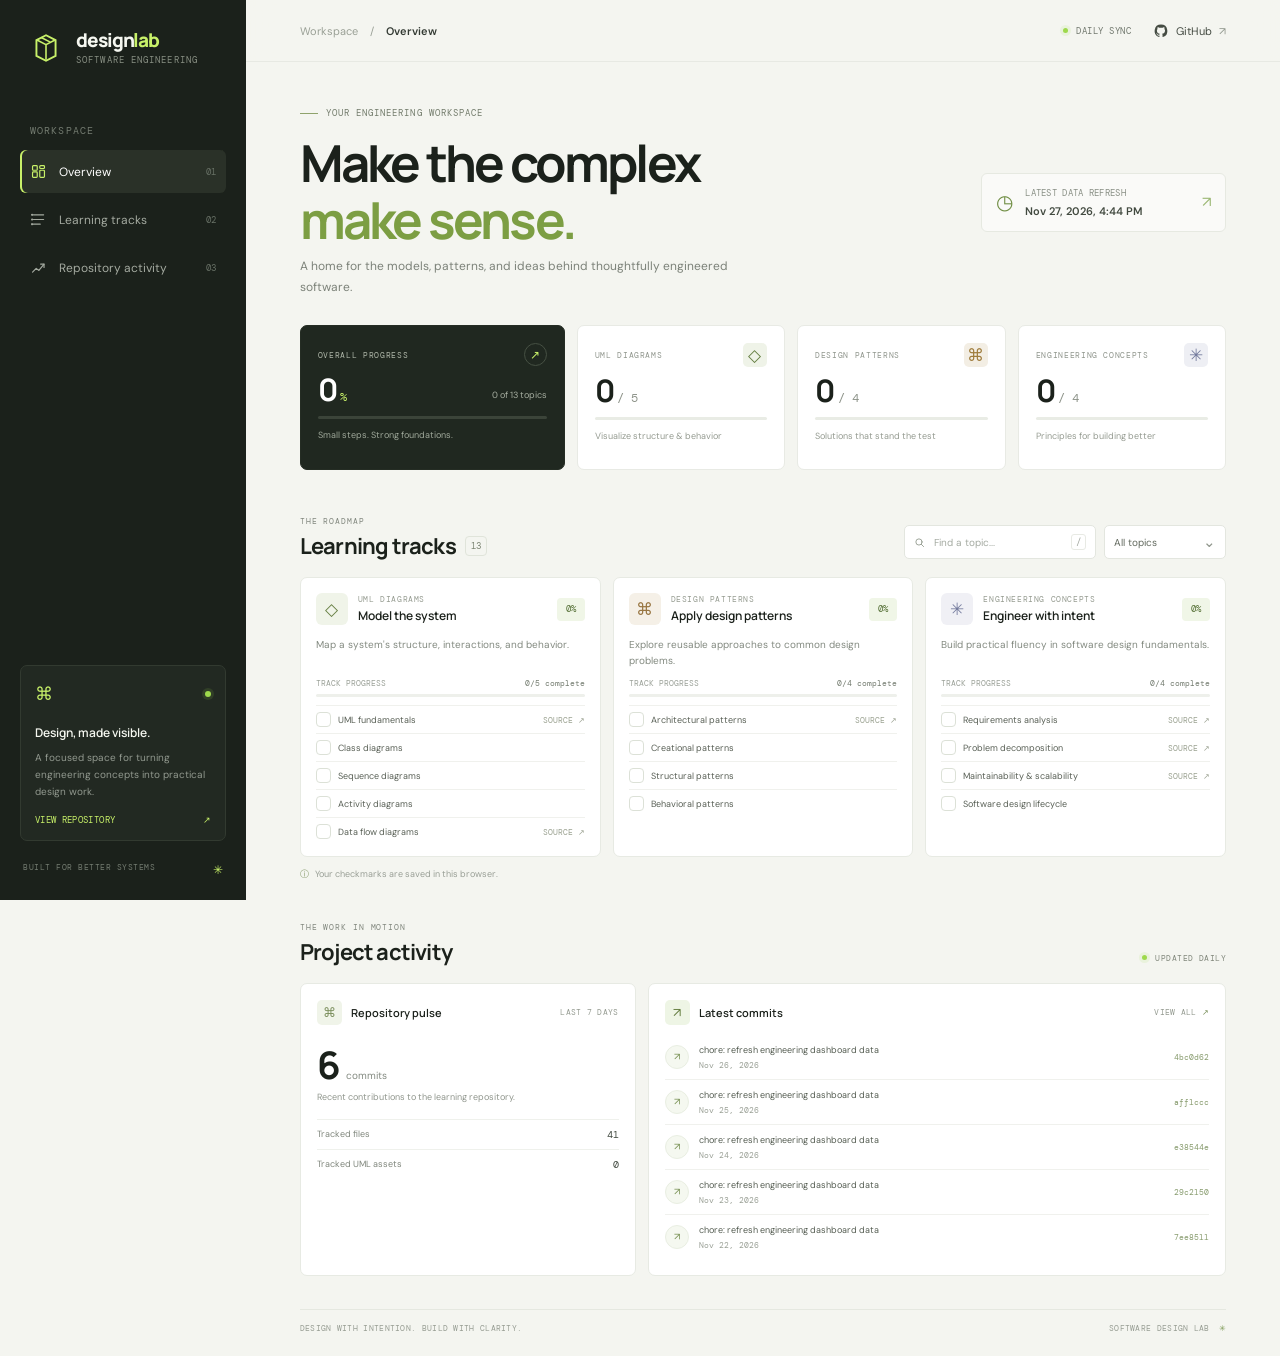
<file: dashboard/index.html>
<!doctype html>
<html lang="en">
  <head>
    <meta charset="utf-8">
    <meta name="viewport" content="width=device-width, initial-scale=1">
    <meta
      name="description"
      content="A living workspace for software design, UML, patterns, engineering concepts, and project progress."
    >
    <meta name="theme-color" content="#f4f5f0">
    <title>Design Lab — Engineering dashboard</title>
    <link rel="preconnect" href="https://fonts.googleapis.com">
    <link rel="preconnect" href="https://fonts.gstatic.com" crossorigin>
    <link
      href="https://fonts.googleapis.com/css2?family=DM+Mono:wght@400;500&family=DM+Sans:wght@400;500;600;700&family=Manrope:wght@400;500;600;700;800&display=swap"
      rel="stylesheet"
    >
    <link rel="stylesheet" href="styles.css">
    <script src="app.js" defer></script>
  </head>
  <body>
    <div class="app-shell">
      <aside class="sidebar" aria-label="Main navigation">
        <a class="brand" href="#overview" aria-label="Design Lab home">
          <span class="brand-mark" aria-hidden="true">
            <svg viewBox="0 0 32 32" fill="none">
              <path d="M7 8.5 16 4l9 4.5v15L16 28l-9-4.5v-15Z" stroke="currentColor" stroke-width="1.8"/>
              <path d="m7.5 8.5 8.5 4.3 8.5-4.3M16 13v14M11.5 6.2l9 4.5" stroke="currentColor" stroke-width="1.5"/>
            </svg>
          </span>
          <span class="brand-copy">
            <strong>design<span>lab</span></strong>
            <small>SOFTWARE ENGINEERING</small>
          </span>
        </a>

        <p class="nav-caption">WORKSPACE</p>
        <nav class="main-nav">
          <a class="nav-link is-active" href="#overview">
            <svg viewBox="0 0 20 20" aria-hidden="true"><rect x="3" y="3" width="5.5" height="5.5" rx="1"/><rect x="11.5" y="3" width="5.5" height="3.5" rx="1"/><rect x="11.5" y="8.5" width="5.5" height="8.5" rx="1"/><rect x="3" y="10.5" width="5.5" height="6.5" rx="1"/></svg>
            Overview <span class="nav-shortcut">01</span>
          </a>
          <a class="nav-link" href="#tracks">
            <svg viewBox="0 0 20 20" aria-hidden="true"><path d="M4 4.5h12M4 10h12M4 15.5h8"/><circle cx="2.5" cy="4.5" r=".6"/><circle cx="2.5" cy="10" r=".6"/><circle cx="2.5" cy="15.5" r=".6"/></svg>
            Learning tracks <span class="nav-shortcut">02</span>
          </a>
          <a class="nav-link" href="#activity">
            <svg viewBox="0 0 20 20" aria-hidden="true"><path d="M3 15.5 7.3 11l3.2 2.5L16.5 6"/><path d="M12.5 6h4v4"/></svg>
            Repository activity <span class="nav-shortcut">03</span>
          </a>
        </nav>

        <div class="sidebar-bottom">
          <div class="repo-card">
            <div class="repo-card-heading">
              <span class="repo-icon" aria-hidden="true">⌘</span>
              <span class="live-dot"></span>
            </div>
            <strong>Design, made visible.</strong>
            <p>A focused space for turning engineering concepts into practical design work.</p>
            <a href="https://github.com/Comp-Alex/Software-Design-Lab-Activities" target="_blank" rel="noreferrer">
              VIEW REPOSITORY <span aria-hidden="true">↗</span>
            </a>
          </div>
          <p class="sidebar-footnote">BUILT FOR BETTER SYSTEMS <span>✳</span></p>
        </div>
      </aside>

      <main class="main-content" id="overview">
        <header class="topbar">
          <div class="breadcrumb"><span>Workspace</span><span aria-hidden="true">/</span><strong>Overview</strong></div>
          <div class="topbar-right">
            <span class="sync-status"><span class="live-dot"></span> DAILY SYNC</span>
            <a class="github-link" href="https://github.com/Comp-Alex/Software-Design-Lab-Activities" target="_blank" rel="noreferrer">
              <svg viewBox="0 0 20 20" aria-hidden="true"><path d="M10 2a8 8 0 0 0-2.53 15.59c.4.07.55-.17.55-.38v-1.5c-2.24.49-2.71-.95-2.71-.95-.36-.92-.9-1.16-.9-1.16-.73-.5.05-.5.05-.5.8.06 1.22.82 1.22.82.72 1.22 1.88.87 2.34.66.07-.52.28-.87.51-1.07-1.79-.2-3.67-.9-3.67-3.98 0-.88.31-1.6.82-2.16-.08-.2-.36-1.02.08-2.13 0 0 .67-.22 2.2.82a7.65 7.65 0 0 1 4 0c1.52-1.04 2.19-.82 2.19-.82.44 1.11.16 1.94.08 2.13.51.56.82 1.27.82 2.16 0 3.09-1.88 3.78-3.68 3.98.29.25.55.74.55 1.5v2.2c0 .21.14.46.55.38A8 8 0 0 0 10 2Z"/></svg>
              GitHub <span aria-hidden="true">↗</span>
            </a>
          </div>
        </header>

        <div class="page-wrap">
          <section class="welcome-row" aria-labelledby="page-title">
            <div>
              <p class="eyebrow"><span class="eyebrow-line"></span> YOUR ENGINEERING WORKSPACE</p>
              <h1 id="page-title">Make the complex<br><span>make sense.</span></h1>
              <p class="welcome-copy">A home for the models, patterns, and ideas behind thoughtfully engineered software.</p>
            </div>
            <div class="date-card">
              <span class="date-icon" aria-hidden="true">◷</span>
              <div><span>LATEST DATA REFRESH</span><strong id="last-updated">Loading activity…</strong></div>
              <span class="date-spark" aria-hidden="true">↗</span>
            </div>
          </section>

          <section class="metrics-grid" aria-label="Learning progress summary">
            <article class="metric-card metric-highlight">
              <div class="metric-top"><span>OVERALL PROGRESS</span><span class="metric-glyph" aria-hidden="true">↗</span></div>
              <div class="metric-value"><strong id="overall-progress">0</strong><span>%</span><span class="metric-note" id="progress-count">0 of 0 topics</span></div>
              <div class="progress-track"><span id="overall-progress-bar"></span></div>
              <p>Small steps. Strong foundations.</p>
            </article>
            <article class="metric-card">
              <div class="metric-top"><span>UML DIAGRAMS</span><span class="metric-icon uml-icon" aria-hidden="true">◇</span></div>
              <div class="metric-value"><strong id="uml-progress">0</strong><span class="metric-total" id="uml-total">/ 0</span></div>
              <div class="mini-track"><span id="uml-progress-bar"></span></div>
              <p>Visualize structure &amp; behavior</p>
            </article>
            <article class="metric-card">
              <div class="metric-top"><span>DESIGN PATTERNS</span><span class="metric-icon pattern-icon" aria-hidden="true">⌘</span></div>
              <div class="metric-value"><strong id="patterns-progress">0</strong><span class="metric-total" id="patterns-total">/ 0</span></div>
              <div class="mini-track"><span id="patterns-progress-bar"></span></div>
              <p>Solutions that stand the test</p>
            </article>
            <article class="metric-card">
              <div class="metric-top"><span>ENGINEERING CONCEPTS</span><span class="metric-icon concept-icon" aria-hidden="true">✳</span></div>
              <div class="metric-value"><strong id="concepts-progress">0</strong><span class="metric-total" id="concepts-total">/ 0</span></div>
              <div class="mini-track"><span id="concepts-progress-bar"></span></div>
              <p>Principles for building better</p>
            </article>
          </section>

          <section class="tracks-section" id="tracks" aria-labelledby="tracks-title">
            <div class="section-heading">
              <div>
                <p class="eyebrow section-eyebrow">THE ROADMAP</p>
                <h2 id="tracks-title">Learning tracks <span id="track-topic-count">—</span></h2>
              </div>
              <div class="track-controls">
                <label class="search-box">
                  <svg viewBox="0 0 20 20" aria-hidden="true"><circle cx="8.8" cy="8.8" r="5.5"/><path d="m13 13 4 4"/></svg>
                  <input id="track-search" type="search" placeholder="Find a topic..." aria-label="Search learning topics">
                  <kbd>/</kbd>
                </label>
                <label class="filter-select">
                  <span class="sr-only">Filter topics by status</span>
                  <select id="track-filter">
                    <option value="all">All topics</option>
                    <option value="todo">To explore</option>
                    <option value="done">Completed</option>
                  </select>
                  <span aria-hidden="true">⌄</span>
                </label>
              </div>
            </div>
            <div id="track-grid" class="track-grid" aria-live="polite">
              <div class="loading-state">Preparing your learning tracks<span>···</span></div>
            </div>
            <p class="storage-note"><span aria-hidden="true">ⓘ</span> Your checkmarks are saved in this browser.</p>
          </section>

          <section class="activity-section" id="activity" aria-labelledby="activity-title">
            <div class="section-heading activity-heading">
              <div>
                <p class="eyebrow section-eyebrow">THE WORK IN MOTION</p>
                <h2 id="activity-title">Project activity</h2>
              </div>
              <span class="updated-badge"><span class="live-dot"></span> UPDATED DAILY</span>
            </div>
            <div class="activity-layout">
              <article class="activity-card activity-summary">
                <div class="activity-card-head"><div><span class="activity-icon" aria-hidden="true">⌘</span><h3>Repository pulse</h3></div><span class="activity-period">LAST 7 DAYS</span></div>
                <div class="pulse-number"><strong id="weekly-commits">—</strong><span>commits</span></div>
                <p>Recent contributions to the learning repository.</p>
                <div class="pulse-detail"><span>Tracked files</span><strong id="tracked-files">—</strong></div>
                <div class="pulse-detail"><span>Tracked UML assets</span><strong id="tracked-uml-assets">—</strong></div>
              </article>
              <article class="activity-card commit-card">
                <div class="activity-card-head"><div><span class="activity-icon activity-icon-green" aria-hidden="true">↗</span><h3>Latest commits</h3></div><a class="view-all-link" href="https://github.com/Comp-Alex/Software-Design-Lab-Activities/commits/main" target="_blank" rel="noreferrer">VIEW ALL <span aria-hidden="true">↗</span></a></div>
                <ol id="commit-list" class="commit-list"><li class="loading-state">Fetching recent repository activity<span>···</span></li></ol>
              </article>
            </div>
          </section>
          <footer class="page-footer"><span>DESIGN WITH INTENTION. BUILD WITH CLARITY.</span><span>SOFTWARE DESIGN LAB <span aria-hidden="true">✳</span></span></footer>
        </div>
      </main>
    </div>
  </body>
</html>
</file>
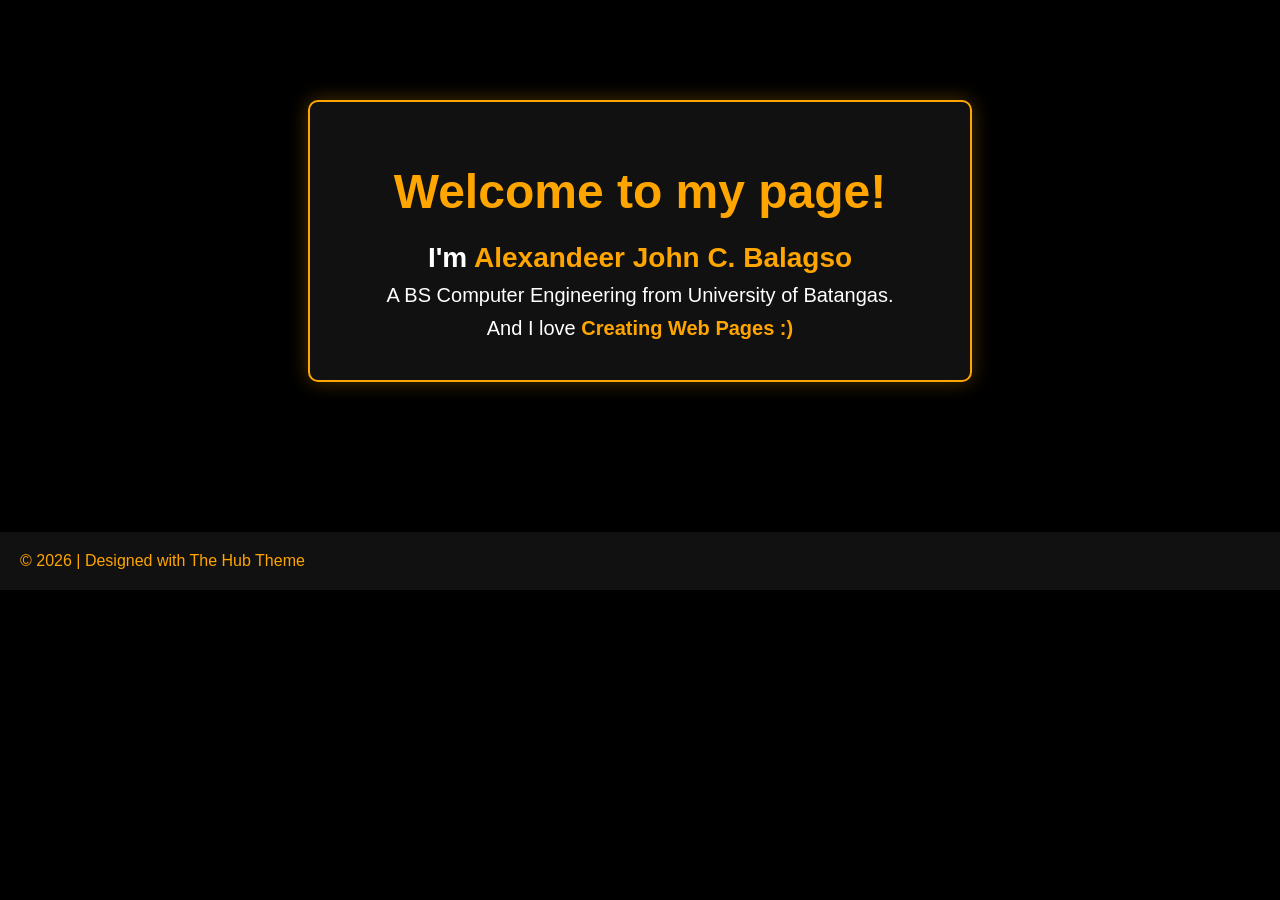
<file: PPT1 Activity/greetings.html>
<!DOCTYPE html>
<html lang="en">
<head>
    <meta charset="UTF-8">
    <meta name="viewport" content="width=device-width, initial-scale=1.0">
    <title>My Web Page</title>

    <style>
        body {
            margin: 0;
            font-family: Arial, sans-serif;
            background-color: #000; /* Black background */
            color: #fff;
        }

        .container {
            text-align: center;
            padding: 100px 20px;
        }

        h1 {
            color: orange;
            font-size: 48px;
            margin-bottom: 20px;
        }

        h2 {
            color: #fff;
            font-size: 28px;
            margin-bottom: 10px;
        }

        p {
            font-size: 20px;
            margin: 10px 0;
        }

        .highlight {
            color: orange;
            font-weight: bold;
        }

        .card {
            background-color: #111;
            border: 2px solid orange;
            border-radius: 10px;
            padding: 30px;
            max-width: 600px;
            margin: auto;
            box-shadow: 0 0 20px rgba(255, 165, 0, 0.3);
        }

        footer {
            margin-top: 50px;
            padding: 20px;
            background-color: #111;
            color: orange;
        }
    </style>
</head>

<body>

    <div class="container">
        <div class="card">
            <h1>Welcome to my page!</h1>

            <h2>I'm <span class="highlight">Alexandeer John C. Balagso</span></h2>

            <p>A BS Computer Engineering from University of Batangas.</p>

            <p>And I love <span class="highlight">Creating Web Pages :)</span></p>
        </div>
    </div>

    <footer>
        © 2026 | Designed with The Hub Theme
    </footer>

</body>
</html>
</file>
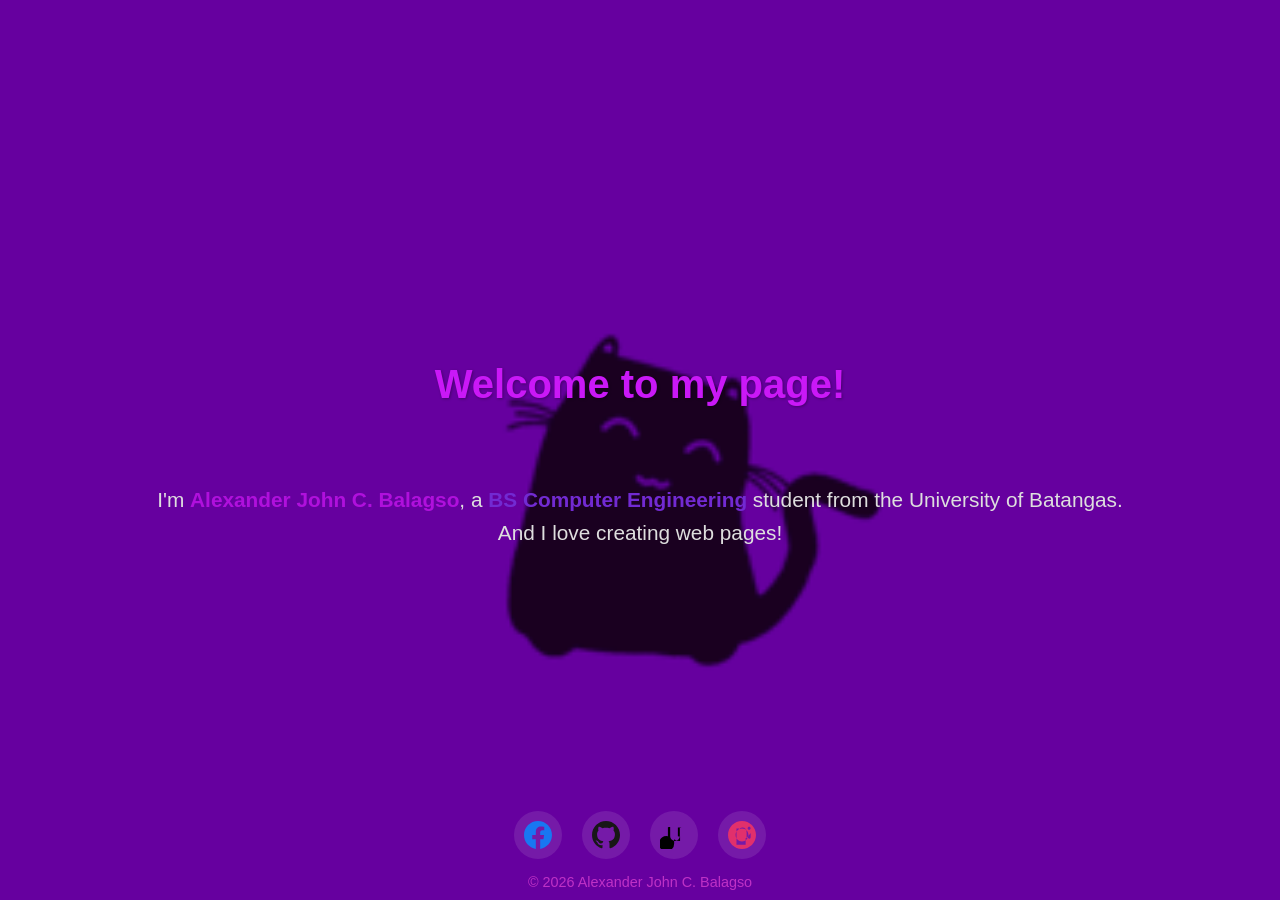
<file: PPT1 Activity/greetingV2.html>
<!DOCTYPE html>
<html lang="en">
<head>
  <meta charset="UTF-8">
  <meta name="viewport" content="width=device-width, initial-scale=1.0">
  <title>Alexander John C. Balagso</title>
  <style>
    body {
      margin: 0;
      padding: 0;
      font-family: "Segoe UI", sans-serif;
      background-image: url('Nekochan.gif');
      background-size: cover;
      background-position: center;
      background-attachment: fixed;
      color: #dedede;
      text-align: center;
      height: 100vh;
      display: flex;
      flex-direction: column;
      justify-content: center;
      backdrop-filter: brightness(0.9);
    }

    h1 {
      background-color: rgba(255, 255, 255, 0);
      display: inline-block;
      padding: 20px 40px;
      border-radius: 12px;
      font-size: 2.5em;
      color: #ca18f7;
      text-shadow: 1px 1px 3px rgba(0, 0, 0, 0.3);
      margin-bottom: 20px;
    }

    .highlight {
      color: #b010dc;
      font-weight: bold;
    }

    p {
      background-color: rgba(255, 255, 255, 0);
      display: inline-block;
      padding: 15px 30px;
      border-radius: 10px;
      font-size: 1.3em;
      line-height: 1.6;
    }

    .program {
      color: #722ad2;
      font-weight: bold;
    }

    footer {
      position: absolute;
      bottom: 10px;
      width: 100%;
      text-align: center;
      font-size: 0.9em;
      color: #bf31c6;
      display: flex;
      flex-direction: column;
      align-items: center;
      gap: 15px;
    }

    .social-links {
      display: flex;
      gap: 20px;
      justify-content: center;
      align-items: center;
    }

    .social-links a {
      display: inline-flex;
      align-items: center;
      justify-content: center;
      width: 48px;
      height: 48px;
      border-radius: 50%;
      background-color: rgba(255, 255, 255, 0.1);
      transition: all 0.3s ease;
      text-decoration: none;
      cursor: pointer;
    }

    .social-links a:hover {
      transform: scale(1.2);
      background-color: rgba(185, 46, 223, 0.444);
    }

    .social-links a svg {
      width: 28px;
      height: 28px;
      transition: fill 0.3s ease;
    }

    .social-links a:hover svg {
      filter: brightness(1.2);
    }

    @media (max-width: 600px) {
      .social-links {
        gap: 15px;
      }

      .social-links a {
        width: 40px;
        height: 40px;
      }

      .social-links a svg {
        width: 24px;
        height: 24px;
      }
    }
  </style>
</head>
<body>
  <h1>Welcome to my page!</h1>
  <p>I'm <span class="highlight">Alexander John C. Balagso</span>, a 
     <span class="program">BS Computer Engineering</span> student from the University of Batangas.<br>
     And I love creating web pages!
  </p>

  <footer>
    <div class="social-links">
      <a href="https://www.facebook.com/Alexsu19" target="_blank" title="Facebook">
        <svg viewBox="0 0 24 24" fill="#1877F2" xmlns="http://www.w3.org/2000/svg">
          <path d="M24 12.073c0-6.627-5.373-12-12-12s-12 5.373-12 12c0 5.99 4.388 10.954 10.125 11.854v-8.385H7.078v-3.47h3.047V9.43c0-3.007 1.792-4.669 4.533-4.669 1.312 0 2.686.235 2.686.235v2.953H15.83c-1.491 0-1.956.925-1.956 1.874v2.25h3.328l-.532 3.47h-2.796v8.385C19.612 23.027 24 18.062 24 12.073z"/>
        </svg>
      </a>
      <a href="https://github.com/Comp-Alex" target="_blank" title="GitHub">
        <svg viewBox="0 0 24 24" fill="#181717" xmlns="http://www.w3.org/2000/svg">
          <path d="M12 0c-6.626 0-12 5.373-12 12 0 5.302 3.438 9.8 8.207 11.387.599.111.793-.261.793-.577v-2.234c-3.338.726-4.033-1.416-4.033-1.416-.546-1.387-1.333-1.756-1.333-1.756-1.089-.745.083-.729.083-.729 1.205.084 1.839 1.237 1.839 1.237 1.07 1.834 2.807 1.304 3.492.997.107-.775.418-1.305.762-1.604-2.665-.305-5.467-1.334-5.467-5.931 0-1.311.469-2.381 1.236-3.221-.124-.303-.535-1.524.117-3.176 0 0 1.008-.322 3.301 1.23.957-.266 1.983-.399 3.003-.404 1.02.005 2.047.138 3.006.404 2.291-1.552 3.297-1.23 3.297-1.23.653 1.653.242 2.874.118 3.176.77.84 1.235 1.911 1.235 3.221 0 4.609-2.807 5.624-5.479 5.921.43.372.823 1.102.823 2.222v3.293c0 .319.192.694.801.576 4.765-1.589 8.199-6.086 8.199-11.386 0-6.627-5.373-12-12-12z"/>
        </svg>
      </a>
      <a href="https://www.tiktok.com/@llaizenn" target="_blank" title="TikTok">
        <svg viewBox="0 0 24 24" fill="#25F4EE" xmlns="http://www.w3.org/2000/svg">
          <path d="M19.321 5.562a5.122 5.122 0 0 1-.868-.082 6.44 6.44 0 0 1-1.469-.383V13a4.13 4.13 0 1 1-8.26 0V5.121a5.022 5.022 0 0 0-.756.027 4.86 4.86 0 0 0-1.195.19v7.662a6.544 6.544 0 1 0 5.348 6.41v-3.82a8.202 8.202 0 0 0 5.078 1.607v-3.82a5.081 5.081 0 0 1-1.879-.331V5.562z" fill="#000"/>
        </svg>
      </a>
      <a href="https://www.instagram.com/alexander_balagso" target="_blank" title="Instagram">
        <svg viewBox="0 0 24 24" fill="#E1306C" xmlns="http://www.w3.org/2000/svg">
          <path d="M12 0C5.373 0 0 5.373 0 12s5.373 12 12 12 12-5.373 12-12S18.627 0 12 0m5.521 12c0 3.065-2.456 5.521-5.521 5.521s-5.521-2.456-5.521-5.521 2.456-5.521 5.521-5.521 5.521 2.456 5.521 5.521m1.886-5.729c0 .715-.58 1.295-1.295 1.295-.715 0-1.295-.58-1.295-1.295 0-.715.58-1.295 1.295-1.295.715 0 1.295.58 1.295 1.295m2.249 1.307h-2.234v5.939c0 1.089-.296 1.688-1.003 1.688-.593 0-.939-.354-1.088-.702h-2.197v5.851H7.28V6.374h2.232v.844a3.136 3.136 0 0 1 2.832-1.551c2.063 0 3.608 1.349 3.608 4.256v4.955z"/>
        </svg>
      </a>
    </div>
    <div>© 2026 Alexander John C. Balagso</div>
  </footer>
</body>
</html>
</file>
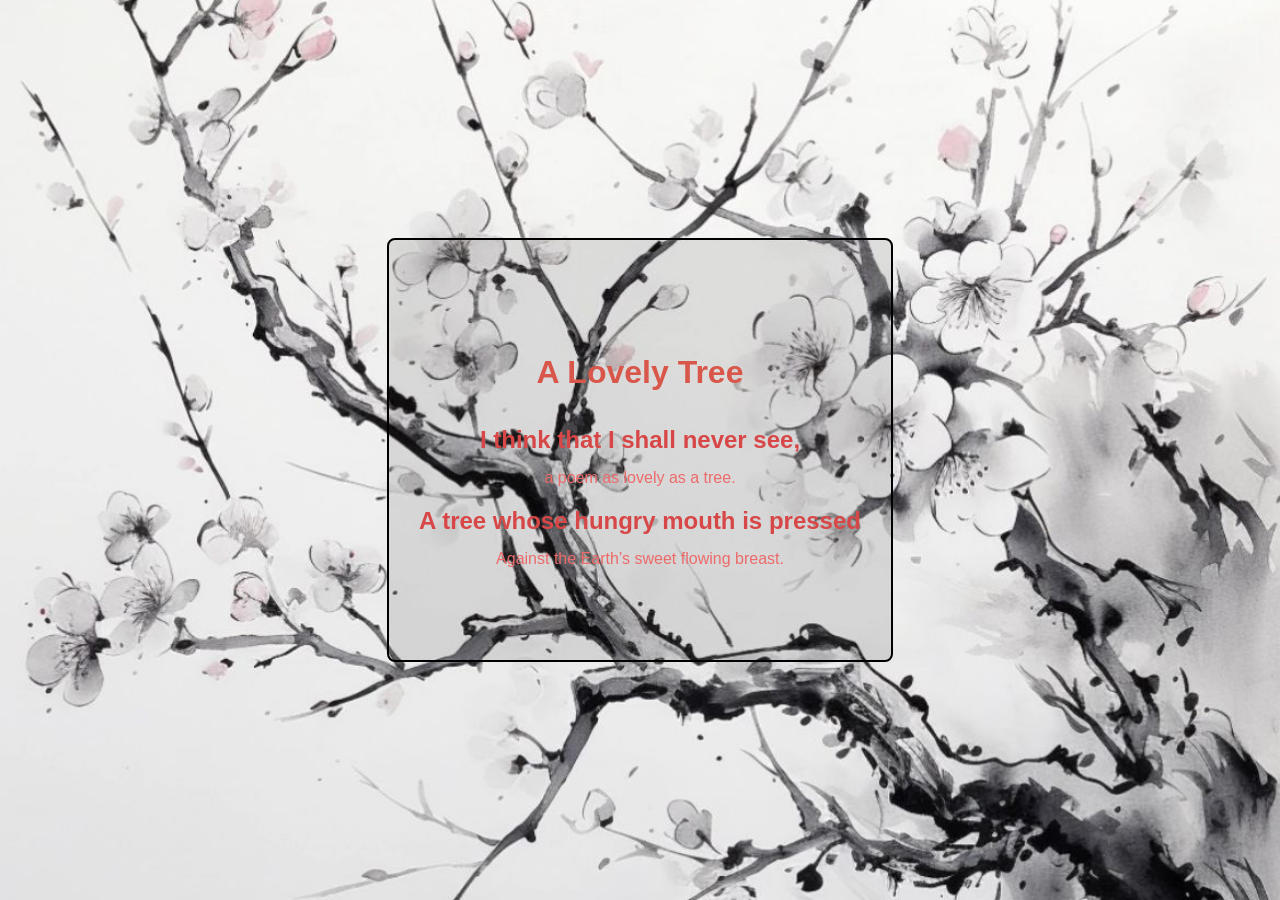
<file: PPT1 Activity/poemtree.html>
<!DOCTYPE html>
<html lang="en">
<head>
    <meta charset="UTF-8">
    <meta name="viewport" content="width=device-width, initial-scale=1.0">
    <title>Poem Page</title>

    <style>
        body {
        margin: 0;
        padding: 0;
        font-family: "Segoe UI", sans-serif;
        background-image: url('TreeBackground.jpg');
        background-size: cover;
        background-position: center;
        background-attachment: fixed;
        color: #ed6a6a;
        text-align: center;
        height: 100vh;
        display: flex;
        align-items: center;
        justify-content: center;
        }

        .poem-container {
        display: flex;
        flex-direction: column;
        justify-content: center;
        backdrop-filter: brightness(0.9);
        }

        .poem-container {
            display: flex;
            flex-direction: column;
            align-items: center;
            justify-content: center;
            border: 2px solid #000000; /*  Black border */
            padding: 30px;
            border-radius: 8px;
            max-width: 500px;
        }

        h1 {
            display: flex;
            justify-content: center;
            align-items: center;
            color: #d8564a; /* red */
            margin-bottom: 15px;
        }
        h2 {
            display: flex;
            justify-content: center;
            align-items: center;
            color: #d84747; /* lighter red */
            margin-bottom: 15px;
        }

        p {
            display: inline-block;
            padding: 15px 30px;
            border-radius: 10px
        }
    </style>
</head>

<body>

    <div class="poem-container">
        <p> 
            <h1>A Lovely Tree</h1>
            <h2>I think that I shall never see,</h2>
            a poem as lovely as a tree.<br>
            <h2>A tree whose hungry mouth is pressed</h2>
            Against the Earth’s sweet flowing breast.
        </p>
    </div>

</body>
</html>
</file>
<file: dashboard/styles.css>
:root {
  color-scheme: light;
  --canvas: #f4f5f0;
  --surface: #fff;
  --ink: #1b211b;
  --muted: #81877e;
  --line: #e8eae4;
  --green: #c8f169;
  --green-deep: #405f19;
  --sidebar: #1b211b;
  --mono: "DM Mono", monospace;
  --sans: "DM Sans", sans-serif;
  --display: "Manrope", sans-serif;
}

* { box-sizing: border-box; }
html { scroll-behavior: smooth; }
body { margin: 0; background: var(--canvas); color: var(--ink); font-family: var(--sans); -webkit-font-smoothing: antialiased; }
a { color: inherit; text-decoration: none; }
button, input, select { font: inherit; }
button, a, select { -webkit-tap-highlight-color: transparent; }
.app-shell { min-height: 100vh; }

.sidebar {
  position: fixed; inset: 0 auto 0 0; z-index: 2; display: flex; width: 246px; flex-direction: column;
  padding: 29px 20px 22px; background: var(--sidebar); color: #f5f7f0;
}
.brand { display: flex; align-items: center; gap: 11px; padding: 0 7px; }
.brand-mark { display: grid; width: 38px; height: 38px; place-items: center; color: var(--green); }
.brand-mark svg { width: 34px; }
.brand-copy { display: flex; flex-direction: column; gap: 4px; }
.brand-copy strong { font: 800 19px/1 var(--display); letter-spacing: -1.1px; }
.brand-copy strong span { color: var(--green); }
.brand-copy small { color: #888f83; font: 9px var(--mono); letter-spacing: 1.1px; }
.nav-caption { margin: 57px 0 13px 10px; color: #737b70; font: 10px var(--mono); letter-spacing: 1.1px; }
.main-nav { display: grid; gap: 5px; }
.nav-link { display: flex; min-height: 43px; align-items: center; gap: 12px; padding: 0 10px; border-radius: 6px; color: #a4aaa0; font-size: 12px; transition: background .2s, color .2s; }
.nav-link:hover, .nav-link.is-active { background: #2a3128; color: #fff; }
.nav-link.is-active { box-shadow: inset 2px 0 var(--green); }
.nav-link svg { width: 17px; height: 17px; fill: none; stroke: currentColor; stroke-width: 1.4; stroke-linecap: round; stroke-linejoin: round; }
.nav-link.is-active svg { color: var(--green); }
.nav-shortcut { margin-left: auto; color: #687166; font: 9px var(--mono); }
.sidebar-bottom { margin-top: auto; }
.repo-card { padding: 16px 14px 14px; border: 1px solid #323a30; border-radius: 7px; background: #222922; }
.repo-card-heading { display: flex; align-items: center; justify-content: space-between; margin-bottom: 15px; }
.repo-icon { color: var(--green); font-size: 18px; }
.live-dot { display: inline-block; width: 6px; height: 6px; border-radius: 50%; background: #9ed94c; box-shadow: 0 0 0 3px rgb(158 217 76 / 12%); }
.repo-card > strong { font: 600 12px var(--display); }
.repo-card p { margin: 7px 0 14px; color: #92998f; font-size: 10px; line-height: 1.7; }
.repo-card > a { display: flex; justify-content: space-between; color: var(--green); font: 9px var(--mono); letter-spacing: .35px; }
.sidebar-footnote { display: flex; justify-content: space-between; margin: 21px 3px 0; color: #747c71; font: 8px var(--mono); letter-spacing: .5px; }
.sidebar-footnote span { color: var(--green); font-size: 12px; }

.main-content { min-height: 100vh; margin-left: 246px; }
.topbar { position: sticky; top: 0; z-index: 1; display: flex; height: 62px; align-items: center; justify-content: space-between; padding: 0 5.2%; border-bottom: 1px solid #e7e9e3; background: rgb(244 245 240 / 94%); backdrop-filter: blur(14px); }
.breadcrumb, .topbar-right { display: flex; align-items: center; gap: 12px; }
.breadcrumb { color: #9aa096; font-size: 11px; }
.breadcrumb strong { color: #343b34; font-weight: 600; }
.topbar-right { gap: 22px; }
.sync-status { display: flex; align-items: center; gap: 8px; color: #72796f; font: 9px var(--mono); letter-spacing: .5px; }
.sync-status .live-dot { width: 5px; height: 5px; }
.github-link { display: flex; align-items: center; gap: 7px; color: #454c43; font-size: 11px; }
.github-link svg { width: 16px; fill: currentColor; }
.github-link span { color: #92998f; }
.page-wrap { max-width: 1350px; margin: 0 auto; padding: 45px 5.2% 23px; }
.welcome-row { display: flex; min-height: 180px; align-items: center; justify-content: space-between; gap: 24px; }
.eyebrow { display: flex; align-items: center; gap: 8px; margin: 0; color: #737c6c; font: 9px var(--mono); letter-spacing: 1.05px; }
.eyebrow-line { width: 18px; height: 1px; background: #8fa36c; }
h1, h2, h3, p { margin-top: 0; }
h1 { margin: 15px 0 8px; font: 700 clamp(36px, 4.1vw, 51px)/1.12 var(--display); letter-spacing: -2.8px; }
h1 > span { color: #7c9e43; }
.welcome-copy { max-width: 465px; margin: 0; color: #7c8279; font-size: 12px; line-height: 1.7; }
.date-card { display: flex; min-width: 245px; align-items: center; gap: 12px; padding: 13px 14px; border: 1px solid #e6e9e1; border-radius: 6px; background: rgb(255 255 255 / 58%); }
.date-icon { color: #708e44; font-size: 20px; }
.date-card div { display: grid; gap: 5px; }
.date-card div span, .metric-top { color: #8a9086; font: 9px var(--mono); letter-spacing: .3px; }
.date-card div strong { color: #424a40; font-size: 11px; font-weight: 600; }
.date-spark { margin-left: auto; color: #9bb773; font-size: 15px; }

.metrics-grid { display: grid; grid-template-columns: 1.27fr repeat(3, 1fr); gap: 12px; margin-top: 28px; }
.metric-card { min-width: 0; min-height: 145px; padding: 17px 17px 13px; border: 1px solid #e8eae4; border-radius: 7px; background: var(--surface); }
.metric-highlight { border-color: #252d24; background: #202820; color: white; }
.metric-top { display: flex; min-height: 17px; align-items: center; justify-content: space-between; color: #90968d; font-size: 8px; letter-spacing: .65px; }
.metric-highlight .metric-top { color: #b0b8aa; }
.metric-glyph { display: grid; width: 23px; height: 23px; place-items: center; border: 1px solid #465043; border-radius: 50%; color: var(--green); font-size: 12px; }
.metric-icon { display: grid; width: 24px; height: 24px; place-items: center; border-radius: 5px; font-size: 17px; }
.uml-icon { background: #eff3e8; color: #637d40; }
.pattern-icon { background: #f3eee4; color: #9f7c3c; }
.concept-icon { background: #eeeff4; color: #72799c; }
.metric-value { display: flex; height: 50px; align-items: baseline; gap: 4px; padding-top: 8px; }
.metric-value strong { font: 700 31px/1 var(--display); letter-spacing: -1.5px; }
.metric-value > span:not(.metric-note) { color: #8d9389; font: 12px var(--mono); }
.metric-highlight .metric-value > span:not(.metric-note) { color: var(--green); }
.metric-note { align-self: center; margin-left: auto; color: #a6aea0; font-size: 9px; }
.metric-total { color: #a5aaa2; font: 11px var(--mono); }
.progress-track, .mini-track { overflow: hidden; height: 3px; border-radius: 4px; background: #e9ece5; }
.progress-track { background: #3b4439; }
.progress-track > span, .mini-track > span { display: block; width: 0; height: 100%; border-radius: inherit; background: #a8d959; transition: width .4s ease; }
.mini-track > span { background: #849e5e; }
.metric-card p { margin: 10px 0 0; color: #959b91; font-size: 9px; }
.metric-highlight p { color: #9fa89a; }

.tracks-section { margin-top: 46px; scroll-margin-top: 80px; }
.section-heading { display: flex; align-items: end; justify-content: space-between; gap: 16px; }
.section-eyebrow { color: #81877e; font-size: 8px; letter-spacing: .9px; }
h2 { display: flex; align-items: center; gap: 9px; margin: 7px 0 0; font: 700 22px/1.2 var(--display); letter-spacing: -.8px; }
h2 > span { display: grid; min-width: 21px; height: 20px; place-items: center; padding: 0 5px; border: 1px solid #e0e4da; border-radius: 4px; color: #7b8472; font: 9px var(--mono); letter-spacing: 0; }
.track-controls { display: flex; align-items: center; gap: 8px; }
.search-box, .filter-select { display: flex; height: 34px; align-items: center; border: 1px solid #e3e6df; border-radius: 5px; background: #fff; }
.search-box { width: 192px; gap: 8px; padding: 0 9px; }
.search-box svg { width: 15px; fill: none; stroke: #868e81; stroke-width: 1.4; stroke-linecap: round; }
.search-box input { width: 100%; min-width: 0; padding: 0; border: 0; outline: 0; color: var(--ink); background: transparent; font-size: 10px; }
.search-box input::placeholder { color: #a4aaa1; }
kbd { padding: 1px 4px; border: 1px solid #e8eae4; border-radius: 3px; color: #a0a59d; font: 9px var(--mono); }
.filter-select { position: relative; padding: 0 9px; }
.filter-select select { width: 89px; appearance: none; border: 0; outline: 0; color: #62695e; background: transparent; font-size: 10px; cursor: pointer; }
.filter-select > span:not(.sr-only) { color: #8f958b; font-size: 15px; pointer-events: none; }
.track-grid { display: grid; grid-template-columns: repeat(3, minmax(0, 1fr)); gap: 12px; margin-top: 18px; }
.track-card { overflow: hidden; min-height: 200px; padding: 15px 15px 11px; border: 1px solid #e7eae3; border-radius: 7px; background: var(--surface); transition: transform .2s ease, box-shadow .2s ease; }
.track-card:hover { transform: translateY(-2px); box-shadow: 0 9px 22px rgb(32 41 29 / 6%); }
.track-card-head { display: flex; align-items: center; gap: 10px; }
.track-symbol { display: grid; width: 32px; height: 32px; flex: 0 0 auto; place-items: center; border-radius: 6px; font-size: 17px; }
.track-symbol-uml { color: #657e41; background: #f0f4e9; }
.track-symbol-patterns { color: #987642; background: #f5f0e7; }
.track-symbol-concepts { color: #747b9d; background: #f0f0f5; }
.track-heading-copy { min-width: 0; flex: 1; }
.track-kicker { margin: 0 0 3px; color: #969c91; font: 8px var(--mono); letter-spacing: .6px; }
.track-heading-copy h3 { overflow: hidden; margin: 0; font: 600 12px var(--display); text-overflow: ellipsis; white-space: nowrap; }
.track-completion { display: grid; min-width: 28px; height: 23px; place-items: center; padding: 0 5px; border-radius: 4px; color: #526d32; background: #f0f6e7; font: 9px var(--mono); }
.track-description { min-height: 32px; margin: 12px 0 9px; color: #838a80; font-size: 10px; line-height: 1.55; }
.track-progress-copy { display: flex; justify-content: space-between; margin-bottom: 6px; color: #9ba198; font: 8px var(--mono); }
.track-progress-copy span:last-child { color: #747c70; }
.track-progress { overflow: hidden; height: 3px; border-radius: 4px; background: #eef0eb; }
.track-progress span { display: block; width: 0; height: 100%; border-radius: inherit; background: #94b664; transition: width .3s; }
.topic-list { display: grid; gap: 0; margin: 8px 0 0; padding: 0; list-style: none; }
.topic-item { display: flex; min-height: 28px; align-items: center; gap: 7px; border-top: 1px solid #f0f1ed; }
.topic-check { display: grid; width: 15px; height: 15px; flex: 0 0 auto; place-items: center; padding: 0; border: 1px solid #dce1d7; border-radius: 4px; color: transparent; background: #fff; font-size: 10px; line-height: 1; cursor: pointer; transition: color .15s, background .15s, border-color .15s; }
.topic-check:hover { border-color: #9dbb6e; }
.topic-check[aria-pressed="true"] { border-color: #9fbd6f; color: #364b1e; background: #d9efae; }
.topic-name { overflow: hidden; min-width: 0; flex: 1; color: #596056; font-size: 9px; text-overflow: ellipsis; white-space: nowrap; }
.topic-item.is-done .topic-name { color: #9aa095; text-decoration: line-through; text-decoration-color: #c2c9bb; }
.topic-source { flex: 0 0 auto; color: #9ba291; font: 8px var(--mono); }
.empty-state, .loading-state { grid-column: 1 / -1; padding: 22px; color: #8b9287; text-align: center; font-size: 11px; }
.loading-state span { color: #839e5e; letter-spacing: 2px; }
.storage-note { margin: 11px 0 0; color: #999f96; font-size: 9px; }
.storage-note span { margin-right: 4px; color: #879b6c; }

.activity-section { margin-top: 41px; scroll-margin-top: 80px; }
.activity-heading { align-items: end; }
.updated-badge { display: flex; align-items: center; gap: 8px; margin-bottom: 3px; color: #80877b; font: 8px var(--mono); letter-spacing: .45px; }
.updated-badge .live-dot { width: 5px; height: 5px; }
.activity-layout { display: grid; grid-template-columns: .9fr 1.55fr; gap: 12px; margin-top: 17px; }
.activity-card { min-width: 0; padding: 16px; border: 1px solid #e7eae3; border-radius: 7px; background: #fff; }
.activity-card-head { display: flex; align-items: center; justify-content: space-between; gap: 10px; }
.activity-card-head > div { display: flex; align-items: center; gap: 9px; }
.activity-icon { display: grid; width: 25px; height: 25px; place-items: center; border-radius: 5px; color: #7a8e5c; background: #f0f4e9; font-size: 13px; }
.activity-icon-green { color: #657e41; background: #eef5e5; }
.activity-card-head h3 { margin: 0; font: 600 11px var(--display); }
.activity-period, .view-all-link { color: #959b91; font: 8px var(--mono); letter-spacing: .3px; }
.view-all-link { white-space: nowrap; }
.view-all-link span { color: #768d57; }
.pulse-number { display: flex; align-items: baseline; gap: 7px; margin-top: 20px; }
.pulse-number strong { font: 700 38px/1 var(--display); letter-spacing: -2px; }
.pulse-number span { color: #838a80; font-size: 10px; }
.activity-summary > p { margin: 8px 0 16px; color: #90968d; font-size: 9px; }
.pulse-detail { display: flex; justify-content: space-between; padding: 8px 0; border-top: 1px solid #eff1ec; color: #80877d; font-size: 9px; }
.pulse-detail strong { color: #424a40; font: 10px var(--mono); }
.commit-list { display: grid; margin: 10px 0 0; padding: 0; list-style: none; }
.commit-item { display: flex; min-width: 0; align-items: center; gap: 10px; padding: 9px 0; border-top: 1px solid #f0f1ed; }
.commit-item:first-child { border-top: 0; }
.commit-marker { display: grid; width: 24px; height: 24px; flex: 0 0 auto; place-items: center; border: 1px solid #e9eee2; border-radius: 50%; color: #779052; background: #f5f8f0; font-size: 10px; }
.commit-details { display: grid; min-width: 0; flex: 1; gap: 4px; }
.commit-message { overflow: hidden; color: #555d52; font-size: 9px; text-overflow: ellipsis; white-space: nowrap; }
.commit-meta { color: #9ba197; font: 8px var(--mono); }
.commit-hash { flex: 0 0 auto; color: #879b6d; font: 8px var(--mono); }
.page-footer { display: flex; justify-content: space-between; margin-top: 33px; padding-top: 13px; border-top: 1px solid #e5e8e0; color: #979d93; font: 8px var(--mono); letter-spacing: .3px; }
.page-footer > span:last-child span { margin-left: 4px; color: #7e9a56; }
.sr-only { position: absolute; overflow: hidden; width: 1px; height: 1px; clip: rect(0, 0, 0, 0); white-space: nowrap; }

@media (min-width: 1500px) {
  .page-wrap { padding-top: 51px; }
  .metrics-grid { margin-top: 36px; }
  .tracks-section { margin-top: 54px; }
  .track-card { min-height: 212px; padding: 17px; }
}
@media (max-width: 1100px) {
  .sidebar { width: 210px; padding-right: 15px; padding-left: 15px; }
  .main-content { margin-left: 210px; }
  .page-wrap, .topbar { padding-right: 4%; padding-left: 4%; }
  .metrics-grid { grid-template-columns: repeat(2, minmax(0, 1fr)); }
  .metric-card { min-height: 130px; }
  .track-grid { grid-template-columns: repeat(2, minmax(0, 1fr)); }
}
@media (max-width: 760px) {
  .sidebar { position: static; width: auto; height: auto; padding: 13px 17px; }
  .brand { padding: 0; }
  .brand-mark { width: 32px; height: 32px; }
  .brand-mark svg { width: 29px; }
  .brand-copy strong { font-size: 17px; }
  .brand-copy small { font-size: 8px; }
  .nav-caption, .sidebar-bottom { display: none; }
  .main-nav { display: flex; overflow-x: auto; gap: 5px; margin: 12px -5px -2px; padding-bottom: 2px; }
  .nav-link { min-height: 34px; flex: 0 0 auto; gap: 7px; padding: 0 9px; font-size: 10px; }
  .nav-link svg { width: 14px; height: 14px; }
  .nav-shortcut { display: none; }
  .main-content { margin-left: 0; }
  .topbar { position: static; height: 48px; padding: 0 17px; }
  .topbar-right { gap: 12px; }
  .sync-status { font-size: 8px; }
  .github-link { font-size: 10px; }
  .page-wrap { padding: 32px 17px 20px; }
  .welcome-row { min-height: 0; align-items: flex-start; flex-direction: column; gap: 17px; }
  h1 { font-size: clamp(37px, 9vw, 49px); }
  .welcome-copy { max-width: 400px; }
  .date-card { min-width: 0; padding: 10px 12px; }
  .metrics-grid { gap: 8px; margin-top: 22px; }
  .metric-card { min-height: 128px; padding: 13px; }
  .metric-value strong { font-size: 28px; }
  .metric-note { font-size: 8px; }
  .tracks-section { margin-top: 36px; }
  .section-heading { align-items: flex-start; flex-direction: column; }
  .track-controls { width: 100%; }
  .search-box { width: auto; flex: 1; }
  .track-grid { gap: 8px; margin-top: 13px; }
  .track-card { padding: 12px; }
  .activity-section { margin-top: 34px; }
  .activity-layout { grid-template-columns: 1fr; gap: 8px; }
  .activity-summary { min-height: 190px; }
  .page-footer { gap: 14px; font-size: 7px; }
}
@media (max-width: 460px) {
  .breadcrumb { font-size: 10px; }
  .topbar-right { gap: 9px; }
  .sync-status { gap: 6px; font-size: 7px; }
  .github-link { gap: 4px; font-size: 9px; }
  .metrics-grid { grid-template-columns: 1fr 1fr; }
  .metric-card { min-height: 119px; padding: 11px; }
  .metric-top { font-size: 7px; }
  .metric-value strong { font-size: 26px; }
  .metric-card p { font-size: 8px; }
  .track-grid { grid-template-columns: 1fr; }
  .track-card { min-height: 190px; padding: 14px; }
  .track-controls { gap: 6px; }
  .filter-select { padding: 0 6px; }
  .filter-select select { width: 76px; font-size: 9px; }
}
@media (prefers-reduced-motion: reduce) {
  *, *::before, *::after { scroll-behavior: auto !important; transition-duration: .01ms !important; animation-duration: .01ms !important; }
}
</file>
